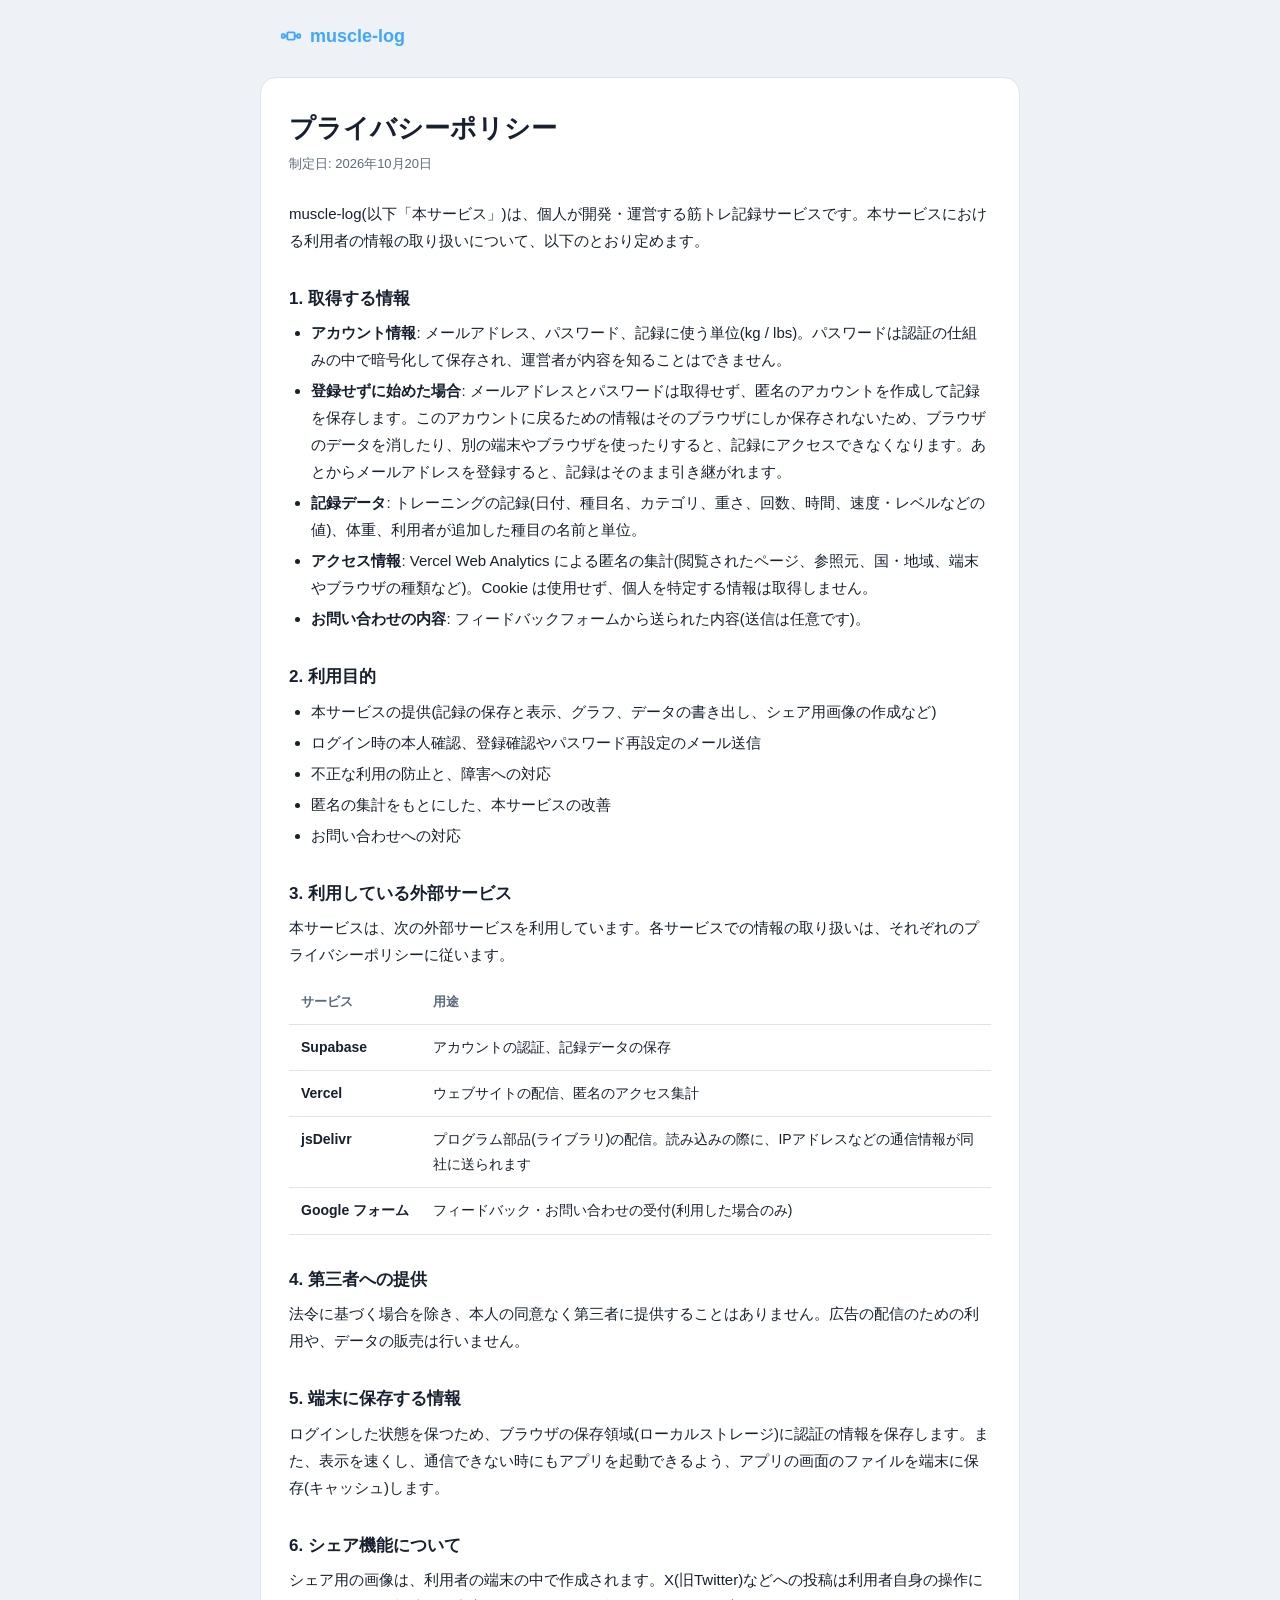
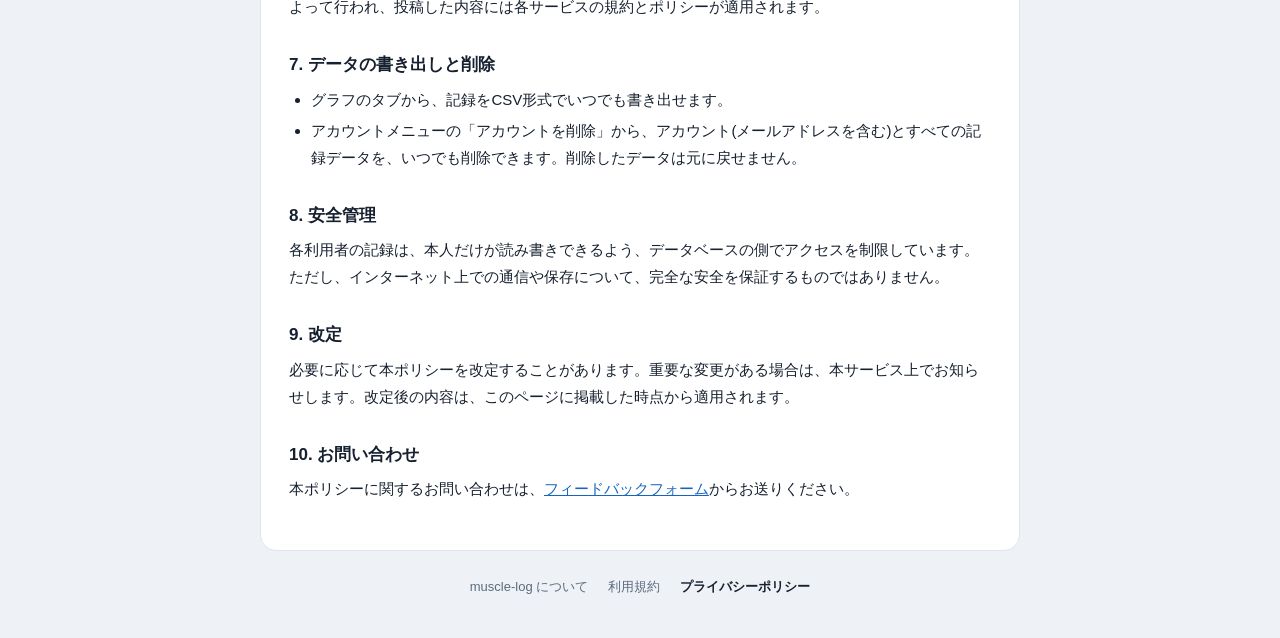
<file: privacy/index.html>
<!DOCTYPE html>
<html lang="ja">
<head>
<meta charset="UTF-8" />
<meta name="viewport" content="width=device-width, initial-scale=1" />
<title>プライバシーポリシー — muscle-log</title>
<meta name="description" content="muscle-log のプライバシーポリシー" />
<link rel="stylesheet" href="../legal.css" />
</head>
<body>

<nav class="top">
  <a class="brand" href="../welcome/">
    <svg width="22" height="22" viewBox="0 0 24 24" fill="none" stroke="currentColor" stroke-width="2" stroke-linecap="round" stroke-linejoin="round" aria-hidden="true">
      <rect x="2" y="10" width="3" height="4" rx="1"/>
      <rect x="19" y="10" width="3" height="4" rx="1"/>
      <rect x="5" y="11.5" width="3" height="1" rx="0.5"/>
      <rect x="16" y="11.5" width="3" height="1" rx="0.5"/>
      <rect x="8" y="8" width="8" height="8" rx="1"/>
    </svg>
    muscle-log
  </a>
</nav>

<main class="doc">
  <h1>プライバシーポリシー</h1>
  <p class="meta">制定日: 2026年10月20日</p>

  <p>muscle-log(以下「本サービス」)は、個人が開発・運営する筋トレ記録サービスです。本サービスにおける利用者の情報の取り扱いについて、以下のとおり定めます。</p>

  <h2>1. 取得する情報</h2>
  <ul>
    <li><b>アカウント情報</b>: メールアドレス、パスワード、記録に使う単位(kg / lbs)。パスワードは認証の仕組みの中で暗号化して保存され、運営者が内容を知ることはできません。</li>
    <li><b>登録せずに始めた場合</b>: メールアドレスとパスワードは取得せず、匿名のアカウントを作成して記録を保存します。このアカウントに戻るための情報はそのブラウザにしか保存されないため、ブラウザのデータを消したり、別の端末やブラウザを使ったりすると、記録にアクセスできなくなります。あとからメールアドレスを登録すると、記録はそのまま引き継がれます。</li>
    <li><b>記録データ</b>: トレーニングの記録(日付、種目名、カテゴリ、重さ、回数、時間、速度・レベルなどの値)、体重、利用者が追加した種目の名前と単位。</li>
    <li><b>アクセス情報</b>: Vercel Web Analytics による匿名の集計(閲覧されたページ、参照元、国・地域、端末やブラウザの種類など)。Cookie は使用せず、個人を特定する情報は取得しません。</li>
    <li><b>お問い合わせの内容</b>: フィードバックフォームから送られた内容(送信は任意です)。</li>
  </ul>

  <h2>2. 利用目的</h2>
  <ul>
    <li>本サービスの提供(記録の保存と表示、グラフ、データの書き出し、シェア用画像の作成など)</li>
    <li>ログイン時の本人確認、登録確認やパスワード再設定のメール送信</li>
    <li>不正な利用の防止と、障害への対応</li>
    <li>匿名の集計をもとにした、本サービスの改善</li>
    <li>お問い合わせへの対応</li>
  </ul>

  <h2>3. 利用している外部サービス</h2>
  <p>本サービスは、次の外部サービスを利用しています。各サービスでの情報の取り扱いは、それぞれのプライバシーポリシーに従います。</p>
  <div class="table-wrap">
    <table>
      <thead><tr><th>サービス</th><th>用途</th></tr></thead>
      <tbody>
        <tr><td>Supabase</td><td>アカウントの認証、記録データの保存</td></tr>
        <tr><td>Vercel</td><td>ウェブサイトの配信、匿名のアクセス集計</td></tr>
        <tr><td>jsDelivr</td><td>プログラム部品(ライブラリ)の配信。読み込みの際に、IPアドレスなどの通信情報が同社に送られます</td></tr>
        <tr><td>Google フォーム</td><td>フィードバック・お問い合わせの受付(利用した場合のみ)</td></tr>
      </tbody>
    </table>
  </div>

  <h2>4. 第三者への提供</h2>
  <p>法令に基づく場合を除き、本人の同意なく第三者に提供することはありません。広告の配信のための利用や、データの販売は行いません。</p>

  <h2>5. 端末に保存する情報</h2>
  <p>ログインした状態を保つため、ブラウザの保存領域(ローカルストレージ)に認証の情報を保存します。また、表示を速くし、通信できない時にもアプリを起動できるよう、アプリの画面のファイルを端末に保存(キャッシュ)します。</p>

  <h2>6. シェア機能について</h2>
  <p>シェア用の画像は、利用者の端末の中で作成されます。X(旧Twitter)などへの投稿は利用者自身の操作によって行われ、投稿した内容には各サービスの規約とポリシーが適用されます。</p>

  <h2>7. データの書き出しと削除</h2>
  <ul>
    <li>グラフのタブから、記録をCSV形式でいつでも書き出せます。</li>
    <li>アカウントメニューの「アカウントを削除」から、アカウント(メールアドレスを含む)とすべての記録データを、いつでも削除できます。削除したデータは元に戻せません。</li>
  </ul>

  <h2>8. 安全管理</h2>
  <p>各利用者の記録は、本人だけが読み書きできるよう、データベースの側でアクセスを制限しています。ただし、インターネット上での通信や保存について、完全な安全を保証するものではありません。</p>

  <h2>9. 改定</h2>
  <p>必要に応じて本ポリシーを改定することがあります。重要な変更がある場合は、本サービス上でお知らせします。改定後の内容は、このページに掲載した時点から適用されます。</p>

  <h2>10. お問い合わせ</h2>
  <p>本ポリシーに関するお問い合わせは、<a href="https://docs.google.com/forms/d/e/1FAIpQLSc1TdKcJTbV9tmTCYxbJn0Nm4obf0r_-M8r82R--CF3ukheBw/viewform" target="_blank" rel="noopener">フィードバックフォーム</a>からお送りください。</p>
</main>

<footer class="legal-foot">
  <a href="../welcome/">muscle-log について</a>
  <a href="../terms/">利用規約</a>
  <a href="../privacy/" aria-current="page">プライバシーポリシー</a>
</footer>

</body>
</html>
</file>
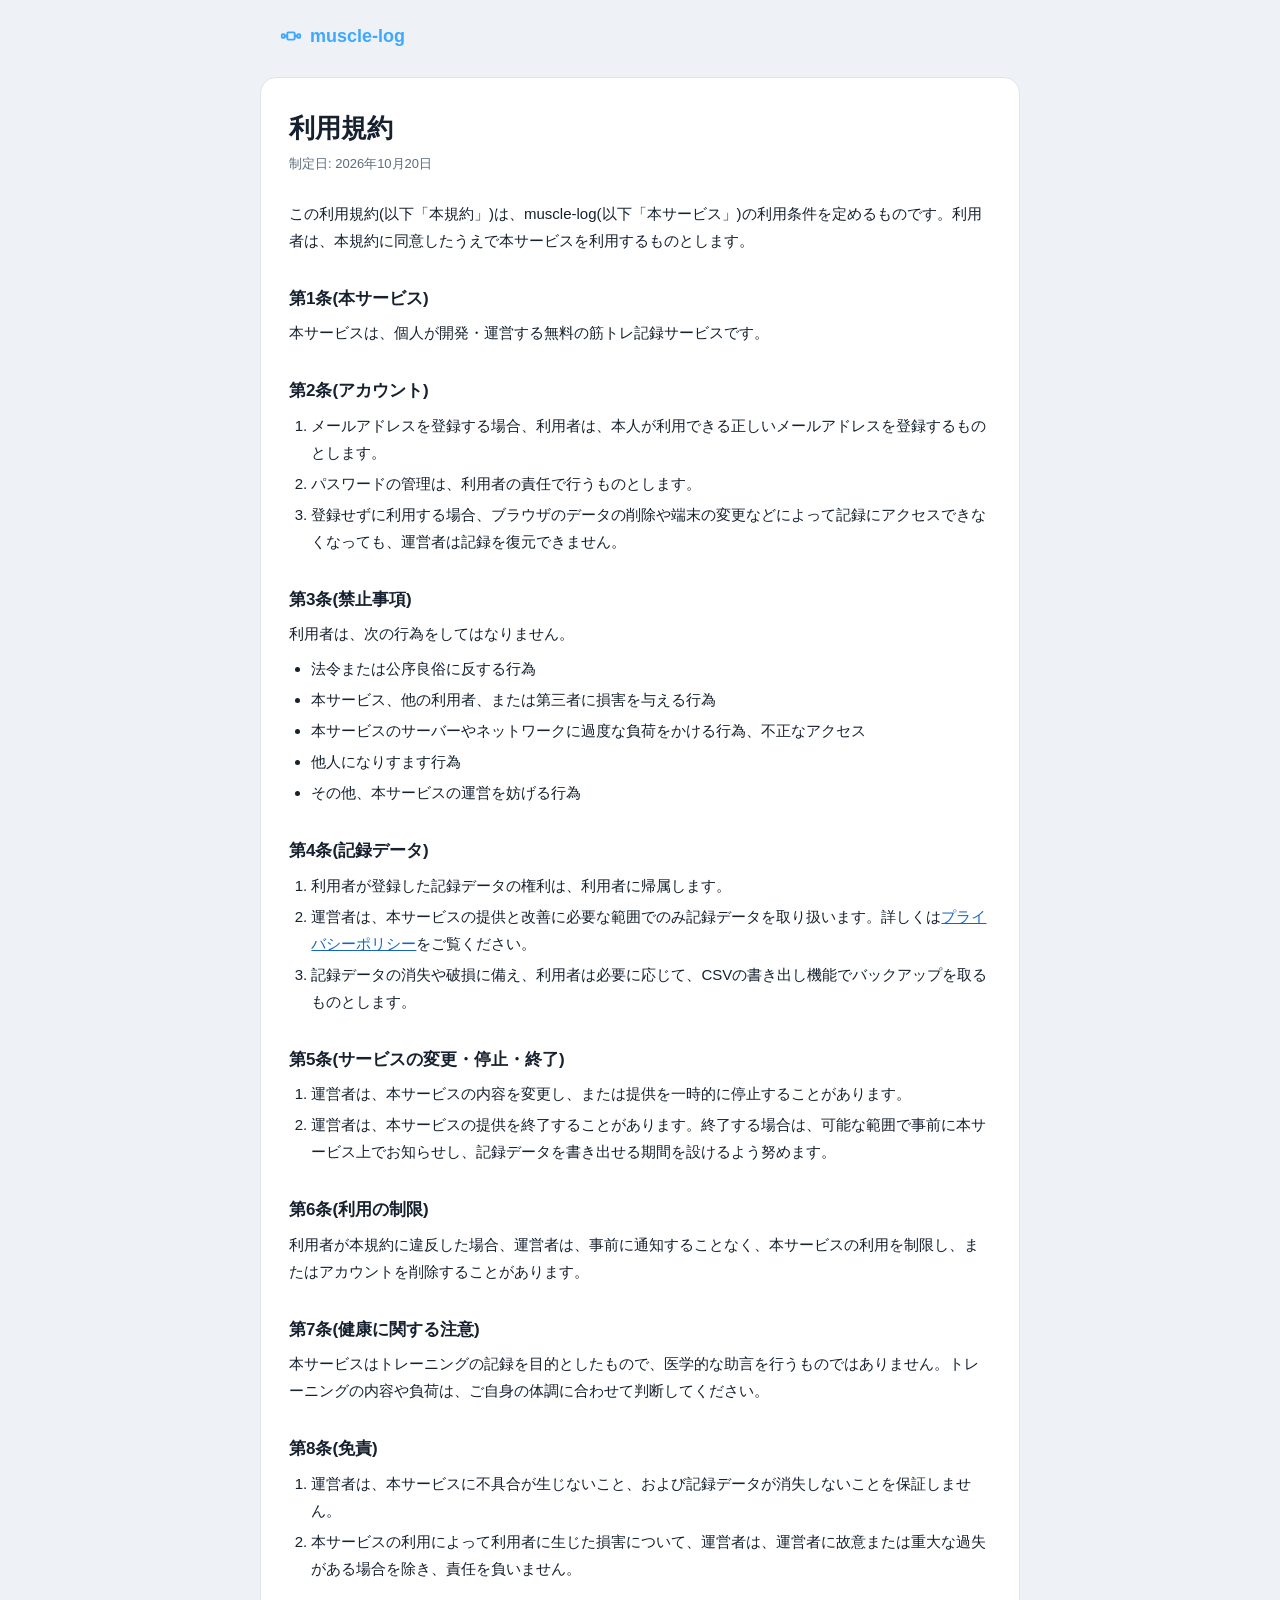
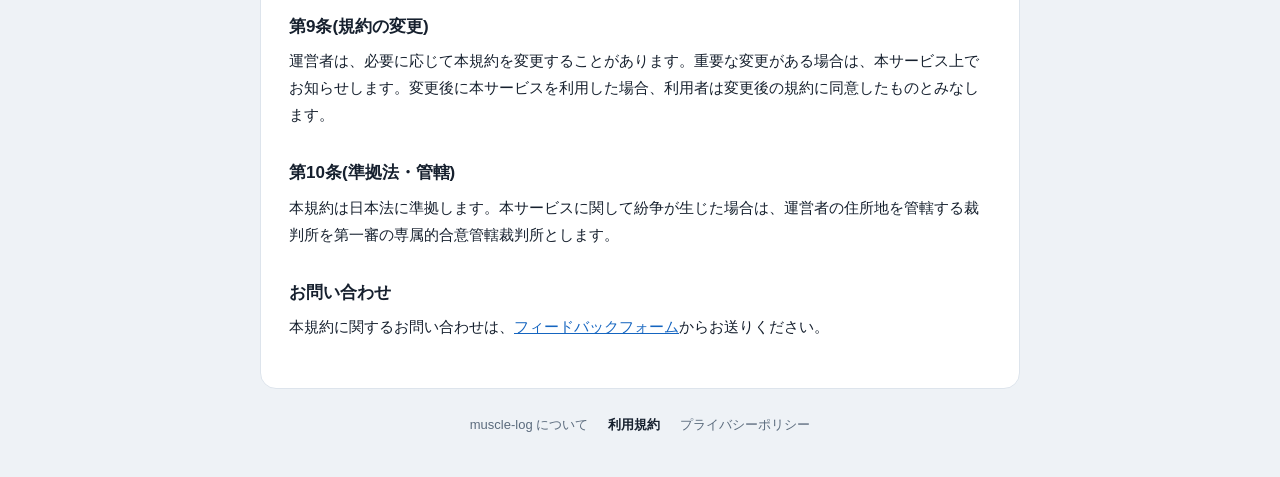
<file: terms/index.html>
<!DOCTYPE html>
<html lang="ja">
<head>
<meta charset="UTF-8" />
<meta name="viewport" content="width=device-width, initial-scale=1" />
<title>利用規約 — muscle-log</title>
<meta name="description" content="muscle-log の利用規約" />
<link rel="stylesheet" href="../legal.css" />
</head>
<body>

<nav class="top">
  <a class="brand" href="../welcome/">
    <svg width="22" height="22" viewBox="0 0 24 24" fill="none" stroke="currentColor" stroke-width="2" stroke-linecap="round" stroke-linejoin="round" aria-hidden="true">
      <rect x="2" y="10" width="3" height="4" rx="1"/>
      <rect x="19" y="10" width="3" height="4" rx="1"/>
      <rect x="5" y="11.5" width="3" height="1" rx="0.5"/>
      <rect x="16" y="11.5" width="3" height="1" rx="0.5"/>
      <rect x="8" y="8" width="8" height="8" rx="1"/>
    </svg>
    muscle-log
  </a>
</nav>

<main class="doc">
  <h1>利用規約</h1>
  <p class="meta">制定日: 2026年10月20日</p>

  <p>この利用規約(以下「本規約」)は、muscle-log(以下「本サービス」)の利用条件を定めるものです。利用者は、本規約に同意したうえで本サービスを利用するものとします。</p>

  <h2>第1条(本サービス)</h2>
  <p>本サービスは、個人が開発・運営する無料の筋トレ記録サービスです。</p>

  <h2>第2条(アカウント)</h2>
  <ol>
    <li>メールアドレスを登録する場合、利用者は、本人が利用できる正しいメールアドレスを登録するものとします。</li>
    <li>パスワードの管理は、利用者の責任で行うものとします。</li>
    <li>登録せずに利用する場合、ブラウザのデータの削除や端末の変更などによって記録にアクセスできなくなっても、運営者は記録を復元できません。</li>
  </ol>

  <h2>第3条(禁止事項)</h2>
  <p>利用者は、次の行為をしてはなりません。</p>
  <ul>
    <li>法令または公序良俗に反する行為</li>
    <li>本サービス、他の利用者、または第三者に損害を与える行為</li>
    <li>本サービスのサーバーやネットワークに過度な負荷をかける行為、不正なアクセス</li>
    <li>他人になりすます行為</li>
    <li>その他、本サービスの運営を妨げる行為</li>
  </ul>

  <h2>第4条(記録データ)</h2>
  <ol>
    <li>利用者が登録した記録データの権利は、利用者に帰属します。</li>
    <li>運営者は、本サービスの提供と改善に必要な範囲でのみ記録データを取り扱います。詳しくは<a href="../privacy/">プライバシーポリシー</a>をご覧ください。</li>
    <li>記録データの消失や破損に備え、利用者は必要に応じて、CSVの書き出し機能でバックアップを取るものとします。</li>
  </ol>

  <h2>第5条(サービスの変更・停止・終了)</h2>
  <ol>
    <li>運営者は、本サービスの内容を変更し、または提供を一時的に停止することがあります。</li>
    <li>運営者は、本サービスの提供を終了することがあります。終了する場合は、可能な範囲で事前に本サービス上でお知らせし、記録データを書き出せる期間を設けるよう努めます。</li>
  </ol>

  <h2>第6条(利用の制限)</h2>
  <p>利用者が本規約に違反した場合、運営者は、事前に通知することなく、本サービスの利用を制限し、またはアカウントを削除することがあります。</p>

  <h2>第7条(健康に関する注意)</h2>
  <p>本サービスはトレーニングの記録を目的としたもので、医学的な助言を行うものではありません。トレーニングの内容や負荷は、ご自身の体調に合わせて判断してください。</p>

  <h2>第8条(免責)</h2>
  <ol>
    <li>運営者は、本サービスに不具合が生じないこと、および記録データが消失しないことを保証しません。</li>
    <li>本サービスの利用によって利用者に生じた損害について、運営者は、運営者に故意または重大な過失がある場合を除き、責任を負いません。</li>
  </ol>

  <h2>第9条(規約の変更)</h2>
  <p>運営者は、必要に応じて本規約を変更することがあります。重要な変更がある場合は、本サービス上でお知らせします。変更後に本サービスを利用した場合、利用者は変更後の規約に同意したものとみなします。</p>

  <h2>第10条(準拠法・管轄)</h2>
  <p>本規約は日本法に準拠します。本サービスに関して紛争が生じた場合は、運営者の住所地を管轄する裁判所を第一審の専属的合意管轄裁判所とします。</p>

  <h2>お問い合わせ</h2>
  <p>本規約に関するお問い合わせは、<a href="https://docs.google.com/forms/d/e/1FAIpQLSc1TdKcJTbV9tmTCYxbJn0Nm4obf0r_-M8r82R--CF3ukheBw/viewform" target="_blank" rel="noopener">フィードバックフォーム</a>からお送りください。</p>
</main>

<footer class="legal-foot">
  <a href="../welcome/">muscle-log について</a>
  <a href="../terms/" aria-current="page">利用規約</a>
  <a href="../privacy/">プライバシーポリシー</a>
</footer>

</body>
</html>
</file>
<file: legal.css>
/* Shared by /privacy/ and /terms/. Colors follow the landing page. */
:root {
  --bg: #eef2f6;
  --surface: #ffffff;
  --border: #dde4ec;
  --ink: #16202e;
  --ink-soft: #5b6b7d;
  --accent: #3ea8ff;
  --accent-deep: #1565c0;
}

@media (prefers-color-scheme: dark) {
  :root {
    --bg: #0f151c;
    --surface: #161e27;
    --border: #263140;
    --ink: #eef2f6;
    --ink-soft: #94a4b6;
    --accent: #5fb8ff;
    --accent-deep: #8fd0ff;
  }
}

* { box-sizing: border-box; }

body {
  margin: 0;
  background: var(--bg);
  color: var(--ink);
  font-family: -apple-system, BlinkMacSystemFont, "Hiragino Sans", "Segoe UI", sans-serif;
  line-height: 1.8;
}

.top {
  max-width: 760px;
  margin: 0 auto;
  padding: 20px 20px 0;
}

.brand {
  display: inline-flex;
  align-items: center;
  gap: 8px;
  font-weight: 700;
  font-size: 18px;
  color: var(--accent);
  text-decoration: none;
}

.doc {
  max-width: 760px;
  margin: 20px auto 0;
  padding: 32px 28px 40px;
  background: var(--surface);
  border: 1px solid var(--border);
  border-radius: 16px;
}

@media (max-width: 800px) {
  .doc { margin: 16px 12px 0; padding: 24px 18px 32px; }
}

.doc h1 {
  margin: 0;
  font-size: 26px;
  line-height: 1.4;
}

.doc .meta {
  margin: 6px 0 24px;
  font-size: 13px;
  color: var(--ink-soft);
}

.doc h2 {
  margin: 32px 0 8px;
  font-size: 17px;
  line-height: 1.5;
}

.doc p,
.doc li {
  font-size: 15px;
}

.doc p { margin: 8px 0; }

.doc ul,
.doc ol {
  margin: 8px 0;
  padding-left: 1.4em;
}

.doc li + li { margin-top: 4px; }

.doc a { color: var(--accent-deep); }

.table-wrap {
  overflow-x: auto;
  margin: 12px 0;
}

.doc table {
  width: 100%;
  border-collapse: collapse;
  font-size: 14px;
}

.doc th,
.doc td {
  text-align: left;
  vertical-align: top;
  padding: 10px 12px;
  border-bottom: 1px solid var(--border);
}

.doc th {
  font-size: 13px;
  color: var(--ink-soft);
  font-weight: 600;
  white-space: nowrap;
}

.doc td:first-child { white-space: nowrap; font-weight: 600; }

.legal-foot {
  max-width: 760px;
  margin: 0 auto;
  padding: 24px 20px 40px;
  display: flex;
  flex-wrap: wrap;
  justify-content: center;
  gap: 8px 20px;
  font-size: 13px;
}

.legal-foot a {
  color: var(--ink-soft);
  text-decoration: none;
}

.legal-foot a[aria-current="page"] {
  color: var(--ink);
  font-weight: 600;
}
</file>
